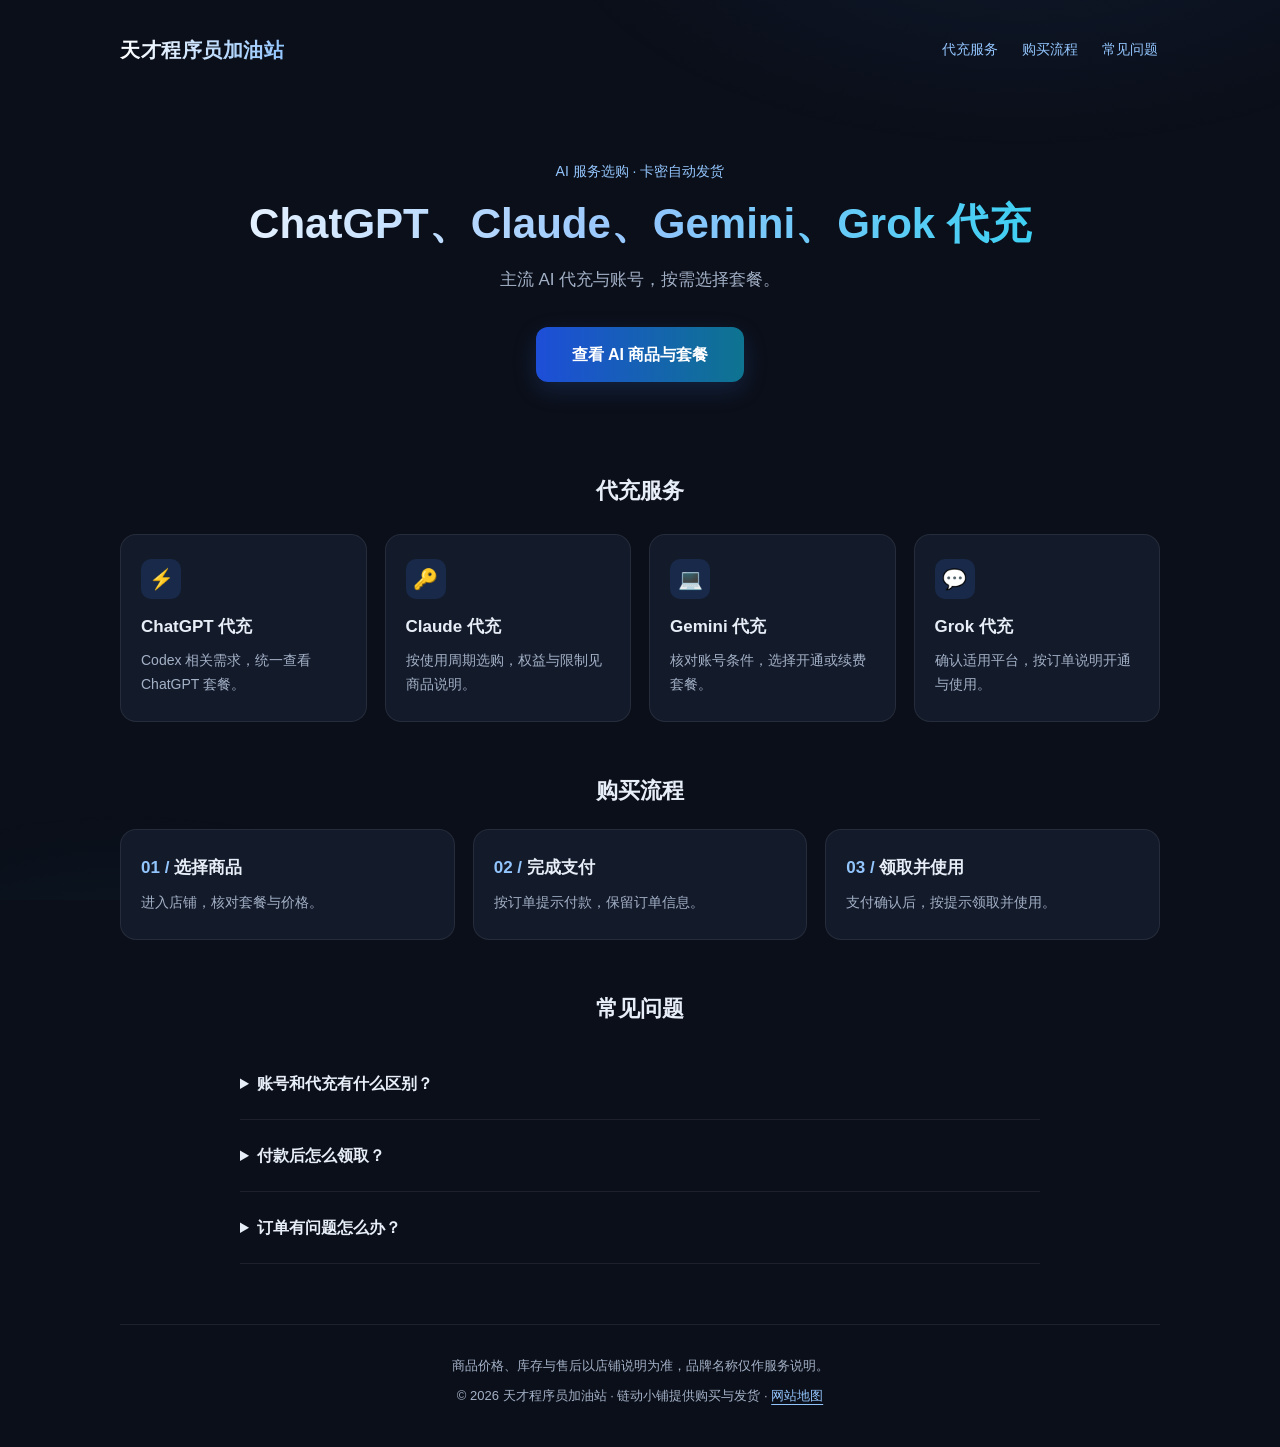
<file: index.html>
<!DOCTYPE html>
<html lang="zh-CN">
<head>
  <meta charset="UTF-8">
  <meta name="viewport" content="width=device-width, initial-scale=1.0">
  <meta name="keywords" content="chatgpt,claude,codex,grok,gemini,gpt代充,claude代充,codex代充,grok代充,gemini代充,天才程序员,tibo,克劳德代充,克劳德">
  <title>ChatGPT、Codex、Claude、Gemini、Grok 代充 | 天才程序员加油站</title>
  <meta name="description" content="了解 ChatGPT 代充、Claude 代充、Gemini 代充与 Grok 代充。Codex 代充相关需求统一查看 ChatGPT 套餐，具体适用权益以商品页为准。在天才程序员加油站核对使用时长、交付方式与当前在售套餐。">
  <meta name="theme-color" content="#0b0f19">
  <link rel="canonical" href="https://fomo9527.top/">
  <link rel="icon" type="image/x-icon" sizes="16x16 32x32 48x48" href="/favicon.ico">
  <link rel="icon" type="image/png" sizes="96x96" href="/favicon.png">
  <meta property="og:type" content="website">
  <meta property="og:locale" content="zh_CN">
  <meta property="og:site_name" content="天才程序员加油站">
  <meta property="og:title" content="ChatGPT、Codex、Claude、Gemini、Grok 代充 | 天才程序员加油站">
  <meta property="og:description" content="了解 ChatGPT 代充、Claude 代充、Gemini 代充与 Grok 代充。Codex 代充相关需求统一查看 ChatGPT 套餐，具体适用权益以商品页为准。在天才程序员加油站核对使用时长、交付方式与当前在售套餐。">
  <meta property="og:url" content="https://fomo9527.top/">
  <meta name="twitter:card" content="summary">
  <meta name="twitter:title" content="ChatGPT、Codex、Claude、Gemini、Grok 代充 | 天才程序员加油站">
  <meta name="twitter:description" content="了解 ChatGPT 代充、Claude 代充、Gemini 代充与 Grok 代充。Codex 代充相关需求统一查看 ChatGPT 套餐，具体适用权益以商品页为准。在天才程序员加油站核对使用时长、交付方式与当前在售套餐。">
  <script type="application/ld+json">
    {
      "@context": "https://schema.org",
      "@graph": [
        {
          "@type": "WebSite",
          "@id": "https://fomo9527.top/#website",
          "url": "https://fomo9527.top/",
          "name": "天才程序员加油站",
          "inLanguage": "zh-CN"
        },
        {
          "@type": "WebPage",
          "@id": "https://fomo9527.top/#webpage",
          "url": "https://fomo9527.top/",
          "name": "ChatGPT、Codex、Claude、Gemini、Grok 代充 | 天才程序员加油站",
          "description": "了解 ChatGPT 代充、Claude 代充、Gemini 代充与 Grok 代充。Codex 代充相关需求统一查看 ChatGPT 套餐，具体适用权益以商品页为准。在天才程序员加油站核对使用时长、交付方式与当前在售套餐。",
          "inLanguage": "zh-CN",
          "isPartOf": { "@id": "https://fomo9527.top/#website" }
        }
      ]
    }
  </script>
  <style>
    :root {
      --bg: #0b0f19;
      --card: #131a2a;
      --border: rgba(255, 255, 255, 0.08);
      --text: #e8eef7;
      --muted: #a3b1c7;
      --primary: #1d4ed8;
      --primary-2: #0e7490;
      --glow: rgba(59, 130, 246, 0.18);
    }

    * { box-sizing: border-box; margin: 0; padding: 0; }

    body {
      font-family: -apple-system, BlinkMacSystemFont, "Segoe UI", "PingFang SC", "Hiragino Sans GB", "Microsoft YaHei", sans-serif;
      background: var(--bg);
      color: var(--text);
      line-height: 1.7;
      min-height: 100vh;
    }

    a { color: #93c5fd; text-underline-offset: 4px; }

    :focus-visible { outline: 3px solid #22d3ee; outline-offset: 5px; }

    .sr-only {
      position: absolute;
      width: 1px;
      height: 1px;
      padding: 0;
      margin: -1px;
      overflow: hidden;
      clip-path: inset(50%);
      white-space: nowrap;
      border: 0;
    }

    .skip-link {
      position: absolute;
      top: 8px;
      left: 20px;
      z-index: 2;
      padding: 8px 16px;
      background: var(--card);
      transform: translateY(-150%);
    }

    .skip-link:focus { transform: translateY(0); }

    .bg-glow {
      position: fixed;
      inset: 0;
      background:
        radial-gradient(800px 400px at 80% -10%, rgba(59, 130, 246, 0.08), transparent 60%),
        radial-gradient(600px 300px at 10% 110%, rgba(6, 182, 212, 0.06), transparent 60%);
      pointer-events: none;
      z-index: 0;
    }

    .container {
      max-width: 1080px;
      margin: 0 auto;
      padding: 0 20px;
      position: relative;
      z-index: 1;
    }

    header {
      padding: 28px 0;
      display: flex;
      justify-content: space-between;
      align-items: center;
      gap: 20px;
      flex-wrap: wrap;
    }

    .logo {
      font-size: 20px;
      font-weight: 700;
      letter-spacing: 0.5px;
      text-decoration: none;
      background: linear-gradient(90deg, #fff, #93c5fd);
      -webkit-background-clip: text;
      -webkit-text-fill-color: transparent;
    }

    nav {
      display: flex;
      flex-wrap: wrap;
      justify-content: center;
      gap: 8px 20px;
      font-size: 14px;
    }

    nav a { padding: 10px 2px; text-decoration: none; }

    nav a:hover { text-decoration: underline; }

    .hero {
      text-align: center;
      padding: 60px 0 40px;
    }

    .hero h1 {
      font-size: 42px;
      font-weight: 800;
      line-height: 1.25;
      margin-bottom: 16px;
      background: linear-gradient(90deg, #ffffff, #93c5fd 50%, #22d3ee);
      -webkit-background-clip: text;
      -webkit-text-fill-color: transparent;
    }

    .hero p {
      font-size: 17px;
      color: var(--muted);
      max-width: 620px;
      margin: 0 auto 32px;
    }

    .hero .eyebrow { font-size: 14px; color: #93c5fd; margin-bottom: 14px; }

    .btn {
      display: inline-flex;
      align-items: center;
      justify-content: center;
      gap: 8px;
      background: linear-gradient(90deg, var(--primary), var(--primary-2));
      color: #fff;
      text-decoration: none;
      padding: 14px 36px;
      border-radius: 12px;
      font-size: 16px;
      font-weight: 600;
      box-shadow: 0 8px 24px var(--glow);
      transition: transform 0.15s ease, box-shadow 0.15s ease;
    }

    .btn:hover {
      transform: translateY(-2px);
      box-shadow: 0 10px 28px rgba(59, 130, 246, 0.25);
    }

    .features {
      display: grid;
      grid-template-columns: repeat(auto-fit, minmax(240px, 1fr));
      gap: 18px;
      margin: 24px 0 40px;
    }

    .card {
      background: var(--card);
      border: 1px solid var(--border);
      border-radius: 16px;
      padding: 24px 20px;
      transition: border-color 0.2s;
    }

    .card:hover {
      border-color: rgba(59, 130, 246, 0.4);
    }

    .card-icon {
      width: 40px;
      height: 40px;
      border-radius: 10px;
      background: rgba(59, 130, 246, 0.15);
      display: flex;
      align-items: center;
      justify-content: center;
      margin-bottom: 14px;
      font-size: 20px;
    }

    .card h3 {
      font-size: 17px;
      margin-bottom: 8px;
    }

    .card p {
      font-size: 14px;
      color: var(--muted);
    }

    .section-title {
      text-align: center;
      font-size: 22px;
      margin: 50px 0 20px;
    }

    .steps {
      display: grid;
      grid-template-columns: repeat(3, minmax(0, 1fr));
      gap: 18px;
      list-style: none;
      counter-reset: purchase;
    }

    .steps li { counter-increment: purchase; }

    .steps h3::before { content: "0" counter(purchase) " / "; color: #93c5fd; }

    .faq { max-width: 800px; margin: 0 auto 60px; }

    .faq details { border-bottom: 1px solid var(--border); padding: 18px 0; }

    .faq summary { cursor: pointer; font-weight: 600; padding: 4px 0; }

    .faq p { margin-top: 12px; color: var(--muted); font-size: 15px; }

    footer {
      text-align: center;
      padding: 30px 0 40px;
      color: var(--muted);
      font-size: 13px;
      border-top: 1px solid var(--border);
    }

    footer p + p { margin-top: 8px; }

    @media (max-width: 640px) {
      .hero h1 { font-size: 30px; }
      .hero { padding: 40px 0 30px; }
      header { flex-direction: column; gap: 10px; }
      .features, .steps { grid-template-columns: 1fr; }
    }

    @media (prefers-reduced-motion: reduce) {
      .btn, .card { transition: none; }
      .btn:hover { transform: none; }
    }
  </style>
</head>
<body>
  <a class="skip-link" href="#main">跳转到主要内容</a>
  <div class="bg-glow" aria-hidden="true"></div>

  <div class="container">
    <header>
      <a class="logo" href="/">天才程序员加油站</a>
      <nav aria-label="页面导航">
        <a href="#services">代充服务</a>
        <a href="#guide">购买流程</a>
        <a href="#faq">常见问题</a>
      </nav>
    </header>

    <main id="main" tabindex="-1">
      <section class="hero" aria-labelledby="hero-title">
        <p class="eyebrow">AI 服务选购 · 卡密自动发货</p>
        <h1 id="hero-title">ChatGPT、Claude、Gemini、Grok 代充</h1>
        <p>主流 AI 代充与账号，按需选择套餐。</p>
        <a href="https://wzyp.cn/shop/fomo" class="btn" target="_blank" rel="noopener noreferrer">查看 AI 商品与套餐<span class="sr-only">（在新窗口打开）</span></a>
      </section>

      <section id="services" aria-labelledby="services-title">
        <h2 id="services-title" class="section-title">代充服务</h2>
        <div class="features">
          <article class="card" id="chatgpt" aria-labelledby="chatgpt-title">
            <div class="card-icon" aria-hidden="true">⚡</div>
            <h3 id="chatgpt-title">ChatGPT 代充</h3>
            <p>Codex 相关需求，统一查看 ChatGPT 套餐。</p>
          </article>
          <article class="card" id="claude" aria-labelledby="claude-title">
            <div class="card-icon" aria-hidden="true">🔑</div>
            <h3 id="claude-title">Claude 代充</h3>
            <p>按使用周期选购，权益与限制见商品说明。</p>
          </article>
          <article class="card" id="gemini" aria-labelledby="gemini-title">
            <div class="card-icon" aria-hidden="true">💻</div>
            <h3 id="gemini-title">Gemini 代充</h3>
            <p>核对账号条件，选择开通或续费套餐。</p>
          </article>
          <article class="card" id="grok" aria-labelledby="grok-title">
            <div class="card-icon" aria-hidden="true">💬</div>
            <h3 id="grok-title">Grok 代充</h3>
            <p>确认适用平台，按订单说明开通与使用。</p>
          </article>
        </div>
      </section>

      <section id="guide" aria-labelledby="guide-title">
        <h2 id="guide-title" class="section-title">购买流程</h2>
        <ol class="steps">
          <li class="card">
            <h3>选择商品</h3>
            <p>进入店铺，核对套餐与价格。</p>
          </li>
          <li class="card">
            <h3>完成支付</h3>
            <p>按订单提示付款，保留订单信息。</p>
          </li>
          <li class="card">
            <h3>领取并使用</h3>
            <p>支付确认后，按提示领取并使用。</p>
          </li>
        </ol>
      </section>

      <section id="faq" aria-labelledby="faq-title">
        <h2 id="faq-title" class="section-title">常见问题</h2>
        <div class="faq">
          <details>
            <summary>账号和代充有什么区别？</summary>
            <p>账号商品按说明提供使用方式；代充针对对应账号开通服务。</p>
          </details>
          <details>
            <summary>付款后怎么领取？</summary>
            <p>支付确认后按订单提示领取卡密，是否需要激活以商品说明为准。</p>
          </details>
          <details>
            <summary>订单有问题怎么办？</summary>
            <p>保留订单编号和异常提示，通过店铺售后渠道联系处理。</p>
          </details>
        </div>
      </section>

    </main>

    <footer>
      <p>商品价格、库存与售后以店铺说明为准，品牌名称仅作服务说明。</p>
      <p>© 2026 天才程序员加油站 · 链动小铺提供购买与发货 · <a href="/sitemap.xml">网站地图</a></p>
    </footer>
  </div>
</body>
</html>
</file>
